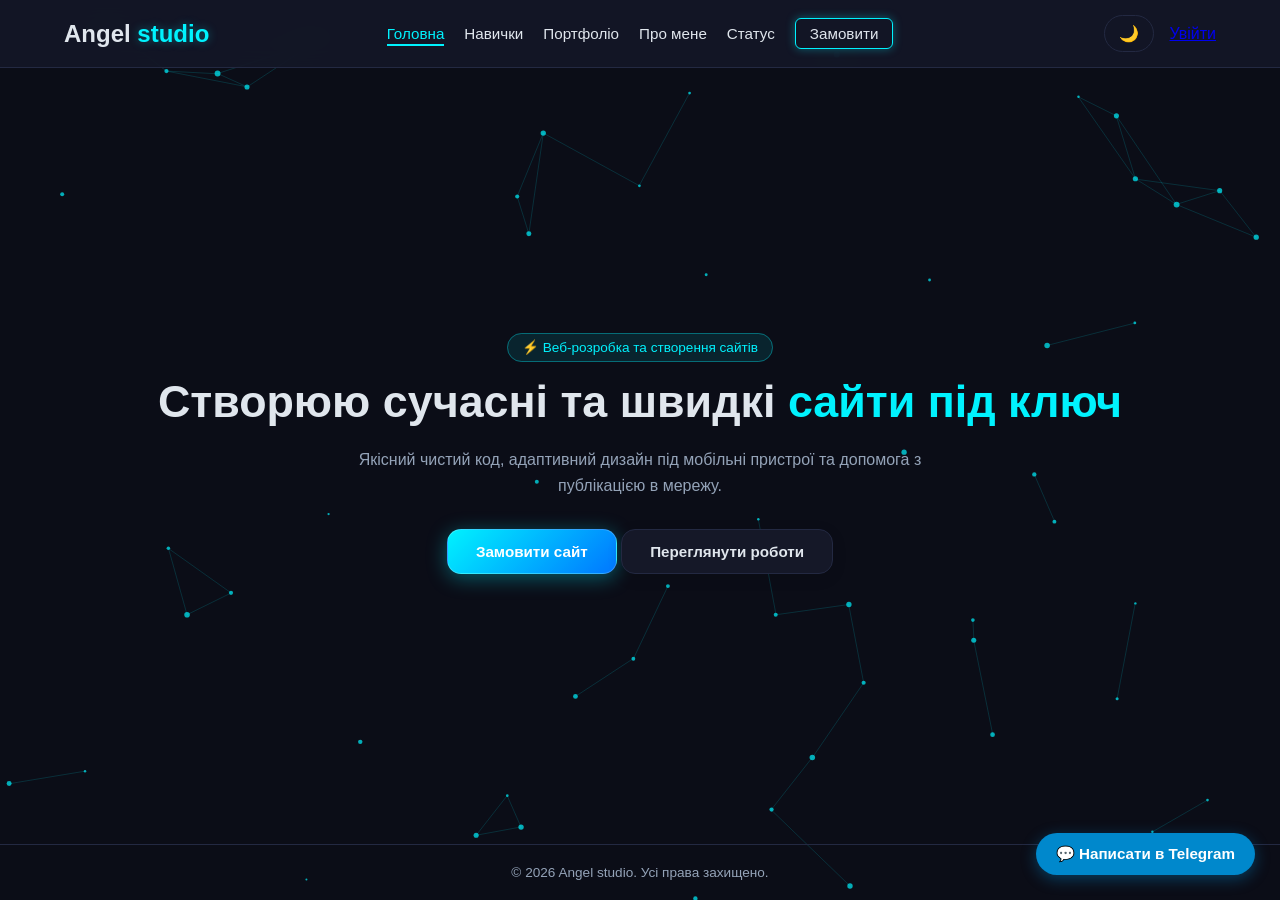
<file: index.html>
<!DOCTYPE html>
<html lang="uk">
<head>
    <meta charset="UTF-8">
    <meta name="viewport" content="width=device-width, initial-scale=1.0">
    <title>Angel studio — Головна</title>
    <link rel="stylesheet" href="style.css">
</head>
<body>

    <header class="navbar">
        <div class="logo">Angel <span>studio</span></div>
        <nav class="nav-links">
            <a href="index.html" class="active">Головна</a>
            <a href="skills.html">Навички</a>
            <a href="portfolio.html">Портфоліо</a>
            <a href="profile.html">Про мене</a>
            <a href="status.html">Статус</a>
            <a href="forma.html" class="btn-highlight">Замовити</a>
        </nav>
        <div class="nav-controls">
            <button id="theme-toggle" class="theme-toggle-btn" title="Змінити тему">🌙</button>
            <a href="#" id="admin-login-btn">Увійти</a>
        </div>
    </header>

    <main class="container hero">
        <div class="hero-content">
            <span class="badge">⚡ Веб-розробка та створення сайтів</span>
            <h1>Створюю сучасні та швидкі <span>сайти під ключ</span></h1>
            <p>Якісний чистий код, адаптивний дизайн під мобільні пристрої та допомога з публікацією в мережу.</p>
            <div class="hero-btns">
                <a href="forma.html" class="btn primary-btn">Замовити сайт</a>
                <a href="portfolio.html" class="btn secondary-btn">Переглянути роботи</a>
            </div>
        </div>
    </main>

    <!-- Плавающая кнопка Telegram -->
    <a href="https://t.me/AngelYT3" target="_blank" class="floating-contact-btn">
        💬 Написати в Telegram
    </a>

    <!-- Модальное окно входа -->
    <div id="login-modal" class="modal">
        <div class="modal-content">
            <span class="close-btn" id="close-modal">&times;</span>
            <h3>Вхід в аккаунт адміна</h3>
            <form id="admin-login-form">
                <div class="input-group">
                    <label for="admin-login">Логін</label>
                    <input type="text" id="admin-login" required placeholder="Введіть логін">
                </div>
                <div class="input-group" style="margin-top: 15px;">
                    <label for="admin-pass">Пароль</label>
                    <input type="password" id="admin-pass" required placeholder="Введіть пароль">
                </div>
                <button type="submit" class="btn primary-btn" style="width: 100%; margin-top: 15px;">Увійти</button>
                <p id="login-error" style="color: #f44336; margin-top: 10px; text-align: center; font-size: 0.9rem;"></p>
            </form>
        </div>
    </div>

    <!-- Админ-панель -->
    <div id="admin-panel-modal" class="modal">
        <div class="modal-content admin-modal-content">
            <span class="close-btn" id="close-admin-panel">&times;</span>
            <h3 style="margin-bottom: 15px;">Панель адміністратора — Замовлення</h3>
            <div style="display: flex; gap: 10px; margin-bottom: 15px;">
                <button id="clear-orders-btn" class="btn secondary-btn" style="border-color: #f44336; color: #f44336;">Очистити всі замовлення</button>
                <button id="logout-btn" class="btn secondary-btn">Вийти</button>
            </div>

            <div class="kanban-board">
                <div class="kanban-column">
                    <div class="kanban-column-title review">📋 Взяти на розгляд</div>
                    <div id="col-review"></div>
                </div>
                <div class="kanban-column">
                    <div class="kanban-column-title dev">⚙️ В розробку</div>
                    <div id="col-dev"></div>
                </div>
                <div class="kanban-column">
                    <div class="kanban-column-title done">✅ Завершено</div>
                    <div id="col-done"></div>
                </div>
            </div>
        </div>
    </div>

    <footer>
        <p>&copy; 2026 Angel studio. Усі права захищено.</p>
    </footer>

    <script src="scripts.js"></script>
</body>
</html>
</file>
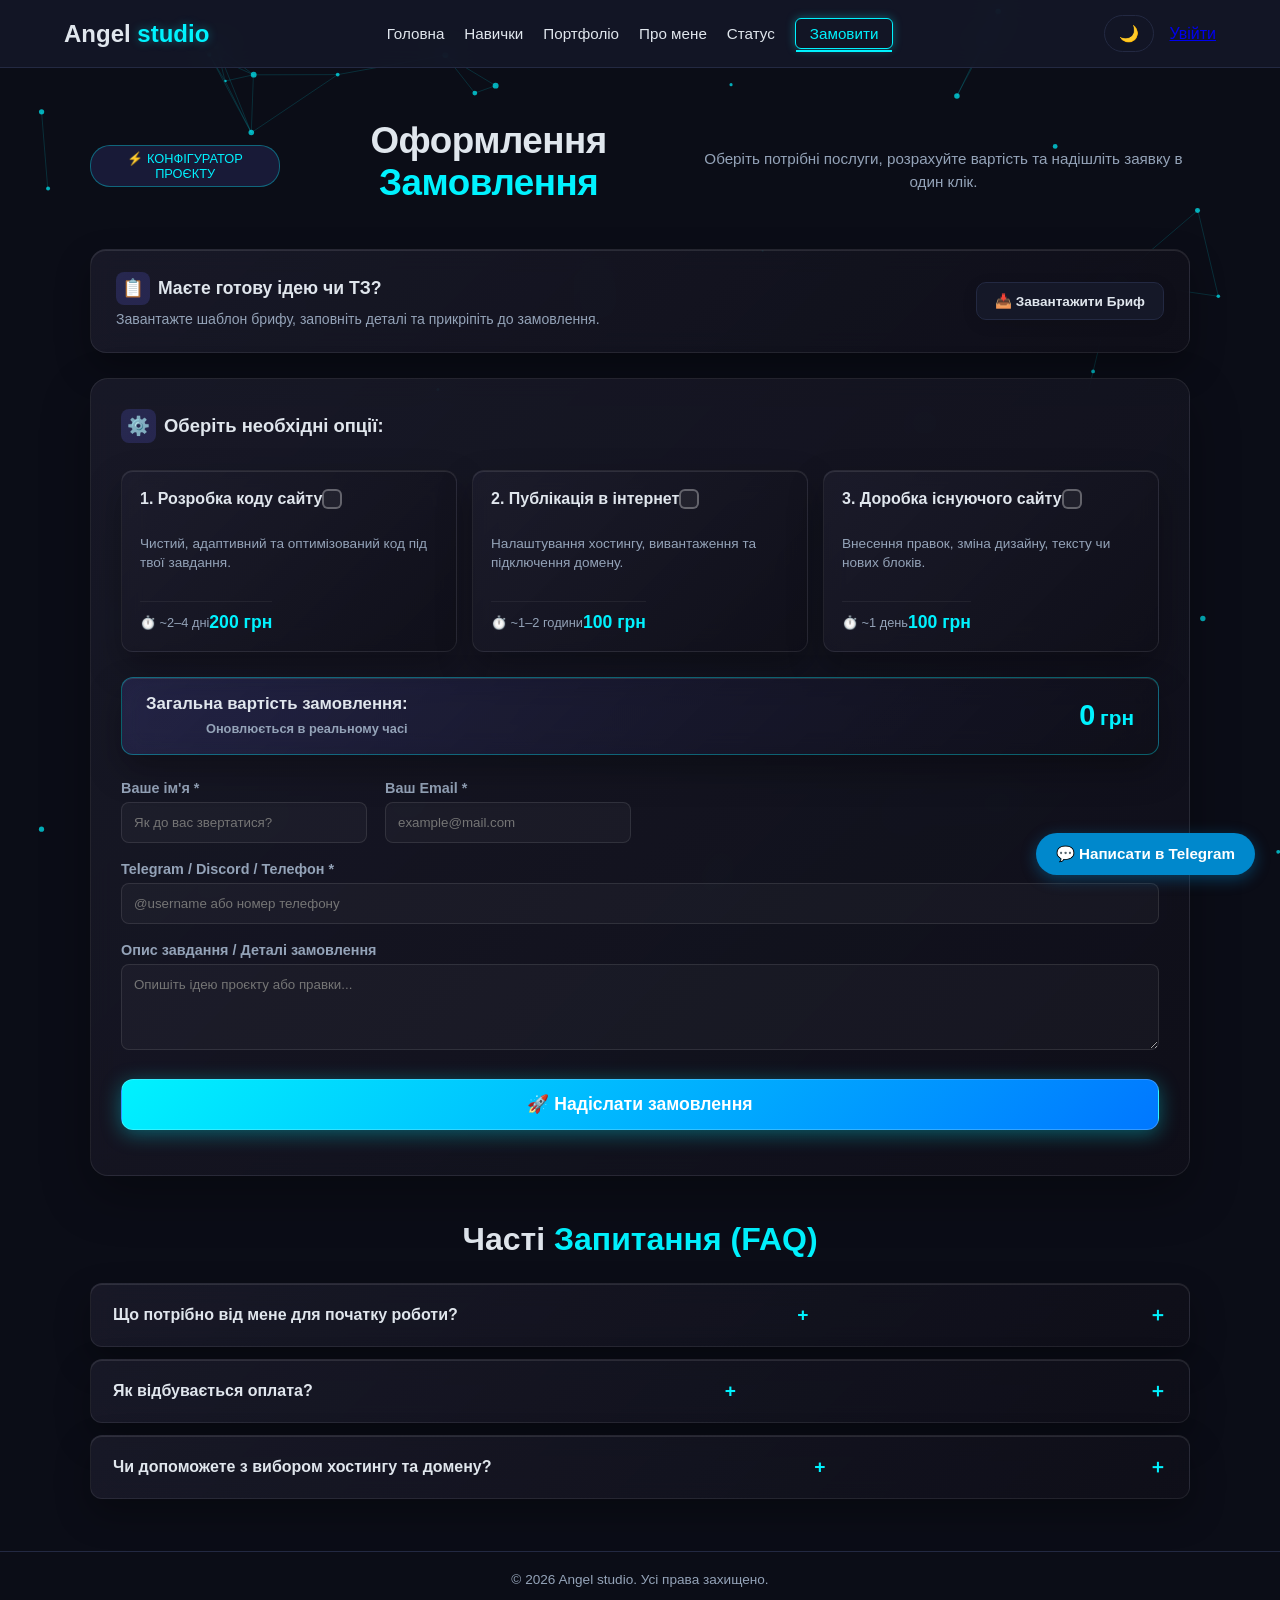
<file: forma.html>
<!DOCTYPE html>
<html lang="uk">
<head>
    <meta charset="UTF-8">
    <meta name="viewport" content="width=device-width, initial-scale=1.0">
    <title>Angel studio — Замовити сайт</title>
    <link rel="stylesheet" href="style.css">
    <style>
        /* Премиум-эффекты и кастомные элементы */
        .service-item {
            cursor: pointer;
            position: relative;
            overflow: hidden;
            display: flex;
            flex-direction: column;
            justify-content: space-between;
        }
        .service-item::after {
            content: '';
            position: absolute;
            top: 0; left: 0; width: 100%; height: 100%;
            background: radial-gradient(circle at var(--mouse-x, 50%) var(--mouse-y, 50%), rgba(99, 102, 241, 0.15), transparent 70%);
            opacity: 0;
            transition: opacity 0.3s;
            pointer-events: none;
        }
        .service-item:hover::after {
            opacity: 1;
        }
        
        .service-checkbox {
            position: absolute;
            opacity: 0;
            cursor: pointer;
        }
        
        .custom-checkbox {
            width: 20px;
            height: 20px;
            border: 2px solid rgba(255, 255, 255, 0.3);
            border-radius: 6px;
            background: rgba(255, 255, 255, 0.05);
            display: flex;
            align-items: center;
            justify-content: center;
            transition: all 0.2s ease;
            flex-shrink: 0;
        }
        
        .service-checkbox:checked ~ .service-header-content .custom-checkbox {
            background: var(--accent-color);
            border-color: var(--accent-color);
            box-shadow: 0 0 10px var(--accent-glow);
        }
        
        .custom-checkbox::after {
            content: '✓';
            color: #fff;
            font-size: 12px;
            font-weight: bold;
            display: none;
        }

        .service-checkbox:checked ~ .service-header-content .custom-checkbox::after {
            display: block;
        }

        .cyber-card {
            background: linear-gradient(135deg, rgba(30, 30, 46, 0.7), rgba(15, 15, 25, 0.9));
            backdrop-filter: blur(12px);
            border: 1px solid rgba(255, 255, 255, 0.08);
            box-shadow: 0 15px 35px rgba(0, 0, 0, 0.3), inset 0 1px 0 rgba(255, 255, 255, 0.1);
        }
        .cyber-card:hover {
            border-color: var(--accent-color);
            box-shadow: 0 20px 40px rgba(99, 102, 241, 0.2), inset 0 1px 0 rgba(255, 255, 255, 0.2);
        }

        /* Аккуратный стиль для FAQ */
        .faq-question {
            width: 100%;
            text-align: left;
            padding: 18px 22px;
            background: transparent;
            border: none;
            color: inherit;
            font-size: 1rem;
            font-weight: 600;
            cursor: pointer;
            display: flex;
            justify-content: space-between;
            align-items: center;
            gap: 15px;
        }
        .faq-icon {
            font-size: 1.2rem;
            color: var(--accent-color);
            font-weight: bold;
            transition: transform 0.3s ease;
            flex-shrink: 0;
        }
        .faq-answer {
            padding: 0 22px 18px 22px;
            color: var(--text-dim);
            line-height: 1.5;
            font-size: 0.9rem;
            display: none;
        }
        .faq-item.active .faq-answer {
            display: block;
        }
        .faq-item.active .faq-icon {
            transform: rotate(45deg);
        }
    </style>
</head>
<body>

    <header class="navbar">
        <div class="logo">Angel <span>studio</span></div>
        <nav class="nav-links">
            <a href="index.html">Головна</a>
            <a href="skills.html">Навички</a>
            <a href="portfolio.html">Портфоліо</a>
            <a href="profile.html">Про мене</a>
            <a href="status.html">Статус</a>
            <a href="forma.html" class="active btn-highlight">Замовити</a>
        </nav>
        <div class="nav-controls">
            <button id="theme-toggle" class="theme-toggle-btn" title="Змінити тему">🌙</button>
            <a href="#" id="admin-login-btn">Увійти</a>
        </div>
    </header>

    <main class="container">
        <!-- Шапка раздела -->
        <div class="hero" style="min-height: auto; margin-bottom: 25px; text-align: center;">
            <span class="badge" style="background: rgba(99, 102, 241, 0.15); color: var(--accent-color); border: 1px solid var(--accent-glow); padding: 5px 14px; border-radius: 20px; font-size: 0.8rem;">⚡ КОНФІГУРАТОР ПРОЄКТУ</span>
            <h1 style="font-size: 2.3rem; margin-top: 12px; letter-spacing: -0.5px;">Оформлення <span>Замовлення</span></h1>
            <p style="color: var(--text-dim); font-size: 0.95rem; max-width: 550px; margin: 10px auto 0 auto; line-height: 1.5;">
                Оберіть потрібні послуги, розрахуйте вартість та надішліть заявку в один клік.
            </p>
        </div>

        <!-- Бриф / ТЗ -->
        <div class="cyber-card" style="display: flex; justify-content: space-between; align-items: center; flex-wrap: wrap; gap: 15px; border-radius: 16px; padding: 22px 25px; margin-bottom: 25px;">
            <div style="flex: 1; min-width: 240px;">
                <h3 style="display: flex; align-items: center; gap: 8px; font-size: 1.1rem; color: var(--text-color);">
                    <span style="background: rgba(99,102,241,0.2); padding: 6px; border-radius: 8px;">📋</span> Маєте готову ідею чи ТЗ?
                </h3>
                <p style="color: var(--text-dim); margin: 5px 0 0 0; font-size: 0.88rem; line-height: 1.4;">
                    Завантажте шаблон брифу, заповніть деталі та прикріпіть до замовлення.
                </p>
            </div>
            <a href="data:text/plain;charset=utf-8,%EF%BB%BF%D0%91%D0%A0%D0%98%D0%A4%20%D0%BD%D0%B0%20%D0%A0%D0%9E%D0%97%D0%A0%D0%9E%D0%91%D0%9A%D0%A3%20%D0%A1%D0%90%D0%99%D0%A2%D0%A3%0A%0A1.%20%D0%9D%D0%B0%D0%B7%D0%B2%D0%B0%20%D0%BF%D1%80%D0%BE%D1%94%D0%BA%D1%82%D1%83%3A%0A2.%20%D0%A6%D1%96%D0%BB%D1%8C%20%D1%81%D0%B0%D0%B9%D1%82%D1%83%3A%0A3.%20%D0%9F%D1%80%D0%B8%D0%BA%D0%BB%D0%B0%D0%B4%D0%B8%20(Референси)%3A%0A4.%20%D0%91%D0%B0%D0%B6%D0%B0%D0%BD%D1%96%20функції%3A" download="Brief_Angel_Studio.txt" class="btn secondary-btn" style="padding: 10px 18px; font-size: 0.85rem; white-space: nowrap; border-radius: 10px;">
                📥 Завантажити Бриф
            </a>
        </div>

        <form id="my-form" action="https://formspree.io/f/xoevkgla" method="POST" class="order-form cyber-card" style="border-radius: 18px; padding: 30px; box-shadow: 0 20px 50px rgba(0,0,0,0.3);">
            
            <!-- Сетка выбора услуг -->
            <div class="services-selection" style="margin-bottom: 25px;">
                <h3 style="font-size: 1.15rem; margin-bottom: 15px; display: flex; align-items: center; gap: 8px;">
                    <span style="background: rgba(99,102,241,0.2); padding: 6px; border-radius: 8px;">⚙️</span> Оберіть необхідні опції:
                </h3>
                
                <div style="display: grid; grid-template-columns: repeat(auto-fit, minmax(260px, 1fr)); gap: 15px;">
                    
                    <label class="service-item cyber-card" style="border-radius: 12px; padding: 18px; transition: all 0.3s ease;">
                        <input type="checkbox" name="services[]" value="Розробка коду (200 грн)" data-price="200" id="srv1" class="service-checkbox">
                        <div class="service-header-content" style="display: flex; align-items: center; justify-content: space-between; margin-bottom: 10px;">
                            <strong style="font-size: 1rem; color: var(--text-color);">1. Розробка коду сайту</strong>
                            <div class="custom-checkbox"></div>
                        </div>
                        <p style="color: var(--text-dim); font-size: 0.85rem; line-height: 1.4; margin-bottom: 14px;">Чистий, адаптивний та оптимізований код під твої завдання.</p>
                        <div style="display: flex; justify-content: space-between; align-items: center; border-top: 1px solid rgba(255,255,255,0.06); padding-top: 10px;">
                            <span class="service-time" style="font-size: 0.8rem; color: var(--text-dim);">⏱️ ~2–4 дні</span>
                            <span style="font-weight: 800; font-size: 1.1rem; color: var(--accent-color);">200 грн</span>
                        </div>
                    </label>

                    <label class="service-item cyber-card" style="border-radius: 12px; padding: 18px; transition: all 0.3s ease;">
                        <input type="checkbox" name="services[]" value="Публікація сайту (100 грн)" data-price="100" id="srv2" class="service-checkbox">
                        <div class="service-header-content" style="display: flex; align-items: center; justify-content: space-between; margin-bottom: 10px;">
                            <strong style="font-size: 1rem; color: var(--text-color);">2. Публікація в інтернет</strong>
                            <div class="custom-checkbox"></div>
                        </div>
                        <p style="color: var(--text-dim); font-size: 0.85rem; line-height: 1.4; margin-bottom: 14px;">Налаштування хостингу, вивантаження та підключення домену.</p>
                        <div style="display: flex; justify-content: space-between; align-items: center; border-top: 1px solid rgba(255,255,255,0.06); padding-top: 10px;">
                            <span class="service-time" style="font-size: 0.8rem; color: var(--text-dim);">⏱️ ~1–2 години</span>
                            <span style="font-weight: 800; font-size: 1.1rem; color: var(--accent-color);">100 грн</span>
                        </div>
                    </label>

                    <label class="service-item cyber-card" style="border-radius: 12px; padding: 18px; transition: all 0.3s ease;">
                        <input type="checkbox" name="services[]" value="Доробка / зміна сайту (100 грн)" data-price="100" id="srv3" class="service-checkbox">
                        <div class="service-header-content" style="display: flex; align-items: center; justify-content: space-between; margin-bottom: 10px;">
                            <strong style="font-size: 1rem; color: var(--text-color);">3. Доробка існуючого сайту</strong>
                            <div class="custom-checkbox"></div>
                        </div>
                        <p style="color: var(--text-dim); font-size: 0.85rem; line-height: 1.4; margin-bottom: 14px;">Внесення правок, зміна дизайну, тексту чи нових блоків.</p>
                        <div style="display: flex; justify-content: space-between; align-items: center; border-top: 1px solid rgba(255,255,255,0.06); padding-top: 10px;">
                            <span class="service-time" style="font-size: 0.8rem; color: var(--text-dim);">⏱️ ~1 день</span>
                            <span style="font-weight: 800; font-size: 1.1rem; color: var(--accent-color);">100 грн</span>
                        </div>
                    </label>

                </div>
            </div>

            <!-- Итоговая стоимость -->
            <div class="total-price-box cyber-card" style="display: flex; justify-content: space-between; align-items: center; border-radius: 12px; padding: 16px 24px; margin-bottom: 25px; background: linear-gradient(135deg, rgba(99,102,241,0.15), rgba(15,15,25,0.8)); border: 1px solid var(--accent-glow);">
                <div>
                    <span style="font-size: 1.05rem; font-weight: 600; display: block;">Загальна вартість замовлення:</span>
                    <span style="font-size: 0.8rem; color: var(--text-dim);">Оновлюється в реальному часі</span>
                </div>
                <div style="text-align: right;">
                    <span id="total-price" style="font-size: 1.8rem; font-weight: 900; letter-spacing: -1px;">0</span> 
                    <span style="font-size: 1.3rem; font-weight: 800; color: var(--accent-color);">грн</span>
                </div>
                <input type="hidden" name="total_price" id="total-price-input" value="0 грн">
            </div>

            <!-- Поля ввода формы -->
            <div class="form-inputs" style="display: grid; grid-template-columns: repeat(auto-fit, minmax(240px, 1fr)); gap: 18px; margin-bottom: 20px;">
                <div class="input-group">
                    <label for="name" style="font-size: 0.9rem; font-weight: 600; margin-bottom: 6px; display: block;">Ваше ім'я *</label>
                    <input type="text" id="name" name="name" placeholder="Як до вас звертатися?" required style="border-radius: 8px; padding: 12px; background: rgba(255,255,255,0.03); border: 1px solid rgba(255,255,255,0.1); color: inherit; width: 100%;">
                </div>

                <div class="input-group">
                    <label for="email" style="font-size: 0.9rem; font-weight: 600; margin-bottom: 6px; display: block;">Ваш Email *</label>
                    <input type="email" id="email" name="email" placeholder="example@mail.com" required style="border-radius: 8px; padding: 12px; background: rgba(255,255,255,0.03); border: 1px solid rgba(255,255,255,0.1); color: inherit; width: 100%;">
                </div>

                <div class="input-group" style="grid-column: 1 / -1;">
                    <label for="contact" style="font-size: 0.9rem; font-weight: 600; margin-bottom: 6px; display: block;">Telegram / Discord / Телефон *</label>
                    <input type="text" id="contact" name="contact" placeholder="@username або номер телефону" required style="border-radius: 8px; padding: 12px; background: rgba(255,255,255,0.03); border: 1px solid rgba(255,255,255,0.1); color: inherit; width: 100%;">
                </div>

                <div class="input-group" style="grid-column: 1 / -1;">
                    <label for="details" style="font-size: 0.9rem; font-weight: 600; margin-bottom: 6px; display: block;">Опис завдання / Деталі замовлення</label>
                    <textarea id="details" name="details" rows="4" placeholder="Опишіть ідею проєкту або правки..." style="border-radius: 8px; padding: 12px; background: rgba(255,255,255,0.03); border: 1px solid rgba(255,255,255,0.1); color: inherit; width: 100%; resize: vertical;"></textarea>
                </div>
            </div>

            <button type="submit" id="submit-btn" class="btn primary-btn btn-pulse" style="width:100%; margin-top:5px; font-size:1.1rem; padding: 14px; border-radius: 12px; font-weight: 700;">🚀 Надіслати замовлення</button>
            <p id="form-status" style="margin-top: 15px; text-align: center; font-weight: bold;"></p>
        </form>

        <!-- Раздел FAQ (Исправленный) -->
        <section class="faq-section" style="margin-top: 45px;">
            <h2 class="section-title" style="text-align: center; margin-bottom: 25px;">Часті <span>Запитання (FAQ)</span></h2>
            
            <div class="cyber-card faq-item" style="border-radius: 12px; margin-bottom: 12px; overflow: hidden;">
                <button class="faq-question">
                    <span>Що потрібно від мене для початку роботи?</span>
                    <span class="faq-icon">+</span>
                </button>
                <div class="faq-answer">
                    Опишіть ідею в довільній формі, наведіть приклади сайтів або скачайте бриф вище.
                </div>
            </div>

            <div class="cyber-card faq-item" style="border-radius: 12px; margin-bottom: 12px; overflow: hidden;">
                <button class="faq-question">
                    <span>Як відбувається оплата?</span>
                    <span class="faq-icon">+</span>
                </button>
                <div class="faq-answer">
                    Оплата після узгодження деталей завдання зручним способом (карта українського банку або крипта).
                </div>
            </div>

            <div class="cyber-card faq-item" style="border-radius: 12px; margin-bottom: 12px; overflow: hidden;">
                <button class="faq-question">
                    <span>Чи допоможете з вибором хостингу та домену?</span>
                    <span class="faq-icon">+</span>
                </button>
                <div class="faq-answer">
                    Звісно! Допоможу обрати найкращий хостинг, зареєструвати домен та підключити SSL-сертифікат.
                </div>
            </div>
        </section>
    </main>

    <!-- Плавающая кнопка Telegram -->
    <a href="https://t.me/AngelYT3" target="_blank" class="floating-contact-btn">
        💬 Написати в Telegram
    </a>

    <!-- Модальное окно входа -->
    <div id="login-modal" class="modal">
        <div class="modal-content cyber-card" style="border-radius: 16px;">
            <span class="close-btn" id="close-modal">&times;</span>
            <h3 style="margin-bottom: 15px;">Вхід в аккаунт адміна</h3>
            <form id="admin-login-form">
                <div class="input-group">
                    <label for="admin-login">Логін</label>
                    <input type="text" id="admin-login" required placeholder="Логін" style="padding: 10px; border-radius: 6px; width: 100%; background: rgba(255,255,255,0.03); border: 1px solid rgba(255,255,255,0.1); color: inherit; margin-top: 5px;">
                </div>
                <div class="input-group" style="margin-top: 12px;">
                    <label for="admin-pass">Пароль</label>
                    <input type="password" id="admin-pass" required placeholder="Пароль" style="padding: 10px; border-radius: 6px; width: 100%; background: rgba(255,255,255,0.03); border: 1px solid rgba(255,255,255,0.1); color: inherit; margin-top: 5px;">
                </div>
                <button type="submit" class="btn primary-btn" style="width: 100%; margin-top: 15px; padding: 10px; border-radius: 8px;">Увійти</button>
                <p id="login-error" style="color: #f44336; margin-top: 10px; text-align: center; font-size: 0.85rem;"></p>
            </form>
        </div>
    </div>

    <!-- Админ-панель -->
    <div id="admin-panel-modal" class="modal">
        <div class="modal-content admin-modal-content cyber-card" style="border-radius: 16px;">
            <span class="close-btn" id="close-admin-panel">&times;</span>
            <h3 style="margin-bottom: 12px;">Панель адміністратора — Замовлення</h3>
            <div style="display: flex; gap: 10px; margin-bottom: 12px;">
                <button id="clear-orders-btn" class="btn secondary-btn" style="border-color: #f44336; color: #f44336;">Очистити всі</button>
                <button id="logout-btn" class="btn secondary-btn">Вийти</button>
            </div>

            <div class="kanban-board">
                <div class="kanban-column">
                    <div class="kanban-column-title review">📋 Розгляд</div>
                    <div id="col-review"></div>
                </div>
                <div class="kanban-column">
                    <div class="kanban-column-title dev">⚙️ В розробці</div>
                    <div id="col-dev"></div>
                </div>
                <div class="kanban-column">
                    <div class="kanban-column-title done">✅ Готово</div>
                    <div id="col-done"></div>
                </div>
            </div>
        </div>
    </div>

    <footer>
        <p>&copy; 2026 Angel studio. Усі права захищено.</p>
    </footer>

    <script src="scripts.js"></script>
    <script>
        // Эффект подсветки карточек за курсором
        document.querySelectorAll('.service-item').forEach(card => {
            card.addEventListener('mousemove', e => {
                const rect = card.getBoundingClientRect();
                const x = ((e.clientX - rect.left) / card.clientWidth) * 100;
                const y = ((e.clientY - rect.top) / card.clientHeight) * 100;
                card.style.setProperty('--mouse-x', `${x}%`);
                card.style.setProperty('--mouse-y', `${y}%`);
            });
        });

        // Интерактив для FAQ (аккордеон)
        document.querySelectorAll('.faq-question').forEach(btn => {
            btn.addEventListener('click', () => {
                const item = btn.parentElement;
                item.classList.toggle('active');
            });
        });
    </script>
</body>
</html>
</file>
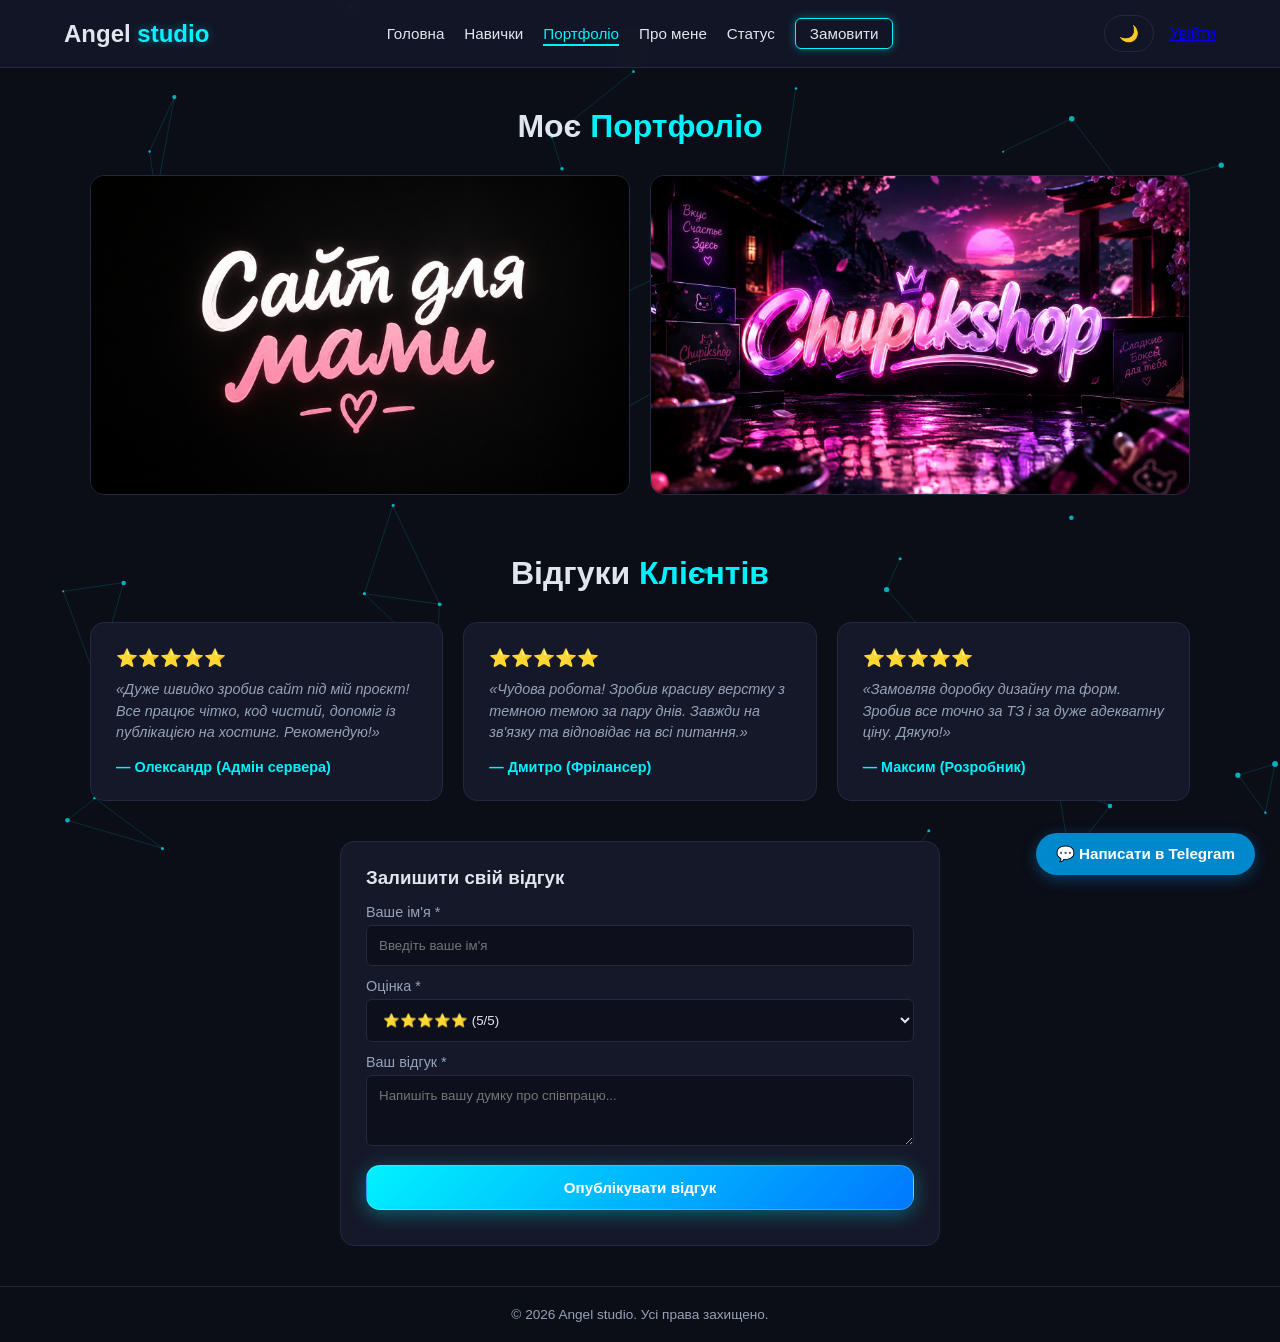
<file: portfolio.html>
<!DOCTYPE html>
<html lang="uk">
<head>
    <meta charset="UTF-8">
    <meta name="viewport" content="width=device-width, initial-scale=1.0">
    <title>Angel studio — Портфоліо та Відгуки</title>
    <link rel="stylesheet" href="style.css">
</head>
<body>

    <header class="navbar">
        <div class="logo">Angel <span>studio</span></div>
        <nav class="nav-links">
            <a href="index.html">Головна</a>
            <a href="skills.html">Навички</a>
            <a href="portfolio.html" class="active">Портфоліо</a>
            <a href="profile.html">Про мене</a>
            <a href="status.html">Статус</a>
            <a href="forma.html" class="btn-highlight">Замовити</a>
        </nav>
        <div class="nav-controls">
            <button id="theme-toggle" class="theme-toggle-btn" title="Змінити тему">🌙</button>
            <a href="#" id="admin-login-btn">Увійти</a>
        </div>
    </header>

    <main class="container">
        <h2 class="section-title">Моє <span>Портфоліо</span></h2>
        
        <div class="portfolio-grid">
            
            <!-- Карточка 1: Сайт для мамы -->
            <div class="flip-card">
                <div class="flip-card-inner">
                    <div class="flip-card-front">
                        <img src="png.png" alt="Сайт для мами" class="portfolio-img">
                    </div>
                    <div class="flip-card-back">
                        <h3>Сайт для мами</h3>
                        <p>Інтерактивний сервіс послуг та замовлень із підтримкою сповіщень у Telegram.</p>
                        <a href="https://kerdman385-svg.github.io/poslygi/" target="_blank" class="btn primary-btn">🚀 Відвідати</a>
                    </div>
                </div>
            </div>

            <!-- Карточка 2: Chupikshop -->
            <div class="flip-card">
                <div class="flip-card-inner">
                    <div class="flip-card-front">
                        <img src="png2.png" alt="Chupikshop" class="portfolio-img">
                    </div>
                    <div class="flip-card-back">
                        <h3>Chupikshop</h3>
                        <p>Інтернет-магазин солодощів та подарункових боксів.</p>
                        <a href="https://kerdman385-svg.github.io/Chupikshop/" target="_blank" class="btn primary-btn">🚀 Відвідати</a>
                    </div>
                </div>
            </div>

        </div>

        <!-- Раздел Отзывов -->
        <section style="margin-top: 60px;">
            <h2 class="section-title">Відгуки <span>Клієнтів</span></h2>
            
            <div id="reviews-list" class="reviews-grid"></div>

            <!-- Форма оставления отзыва -->
            <div class="order-form" style="margin-top: 40px; max-width: 600px; margin-left: auto; margin-right: auto;">
                <h3>Залишити свій відгук</h3>
                <form id="review-form" style="margin-top: 15px;">
                    <div class="input-group">
                        <label for="review-name">Ваше ім'я *</label>
                        <input type="text" id="review-name" placeholder="Введіть ваше ім'я" required>
                    </div>
                    
                    <div class="input-group" style="margin-top: 12px;">
                        <label for="review-rating">Оцінка *</label>
                        <select id="review-rating" style="width: 100%; padding: 12px; background: var(--input-bg); border: 1px solid var(--border-color); border-radius: 6px; color: var(--text-color);" required>
                            <option value="5">⭐⭐⭐⭐⭐ (5/5)</option>
                            <option value="4">⭐⭐⭐⭐ (4/5)</option>
                            <option value="3">⭐⭐⭐ (3/5)</option>
                            <option value="2">⭐⭐ (2/5)</option>
                            <option value="1">⭐ (1/5)</option>
                        </select>
                    </div>

                    <div class="input-group" style="margin-top: 12px;">
                        <label for="review-text">Ваш відгук *</label>
                        <textarea id="review-text" rows="3" placeholder="Напишіть вашу думку про співпрацю..." required></textarea>
                    </div>

                    <button type="submit" class="btn primary-btn" style="width: 100%; margin-top: 15px;">Опублікувати відгук</button>
                    <p id="review-status" style="margin-top: 10px; text-align: center; font-weight: bold;"></p>
                </form>
            </div>
        </section>
    </main>

    <!-- Плавающая кнопка Telegram -->
    <a href="https://t.me/AngelYT3" target="_blank" class="floating-contact-btn">
        💬 Написати в Telegram
    </a>

    <!-- Модальное окно входа -->
    <div id="login-modal" class="modal">
        <div class="modal-content">
            <span class="close-btn" id="close-modal">&times;</span>
            <h3>Вхід в акаунт адміна</h3>
            <form id="admin-login-form">
                <div class="input-group">
                    <label for="admin-login">Логін</label>
                    <input type="text" id="admin-login" required placeholder="Введіть логін">
                </div>
                <div class="input-group" style="margin-top: 15px;">
                    <label for="admin-pass">Пароль</label>
                    <input type="password" id="admin-pass" required placeholder="Введіть пароль">
                </div>
                <button type="submit" class="btn primary-btn" style="width: 100%; margin-top: 15px;">Увійти</button>
                <p id="login-error" style="color: #f44336; margin-top: 10px; text-align: center; font-size: 0.9rem;"></p>
            </form>
        </div>
    </div>

    <!-- Админ-панель -->
    <div id="admin-panel-modal" class="modal">
        <div class="modal-content admin-modal-content">
            <span class="close-btn" id="close-admin-panel">&times;</span>
            <h3 style="margin-bottom: 15px;">Панель адміністратора — Замовлення</h3>
            <div style="display: flex; gap: 10px; margin-bottom: 15px;">
                <button id="clear-orders-btn" class="btn secondary-btn" style="border-color: #f44336; color: #f44336;">Очистити всі замовлення</button>
                <button id="logout-btn" class="btn secondary-btn">Вийти</button>
            </div>

            <div class="kanban-board">
                <div class="kanban-column">
                    <div class="kanban-column-title review">📋 Взяти на розгляд</div>
                    <div id="col-review"></div>
                </div>
                <div class="kanban-column">
                    <div class="kanban-column-title dev">⚙️ В розробку</div>
                    <div id="col-dev"></div>
                </div>
                <div class="kanban-column">
                    <div class="kanban-column-title done">✅ Завершено</div>
                    <div id="col-done"></div>
                </div>
            </div>
            
            <h4 style="margin-top: 25px; margin-bottom: 10px;">Керування відгуками:</h4>
            <div id="admin-reviews-list"></div>
        </div>
    </div>

    <footer>
        <p>&copy; 2026 Angel studio. Усі права захищено.</p>
    </footer>

    <script src="scripts.js"></script>
</body>
</html>
</file>
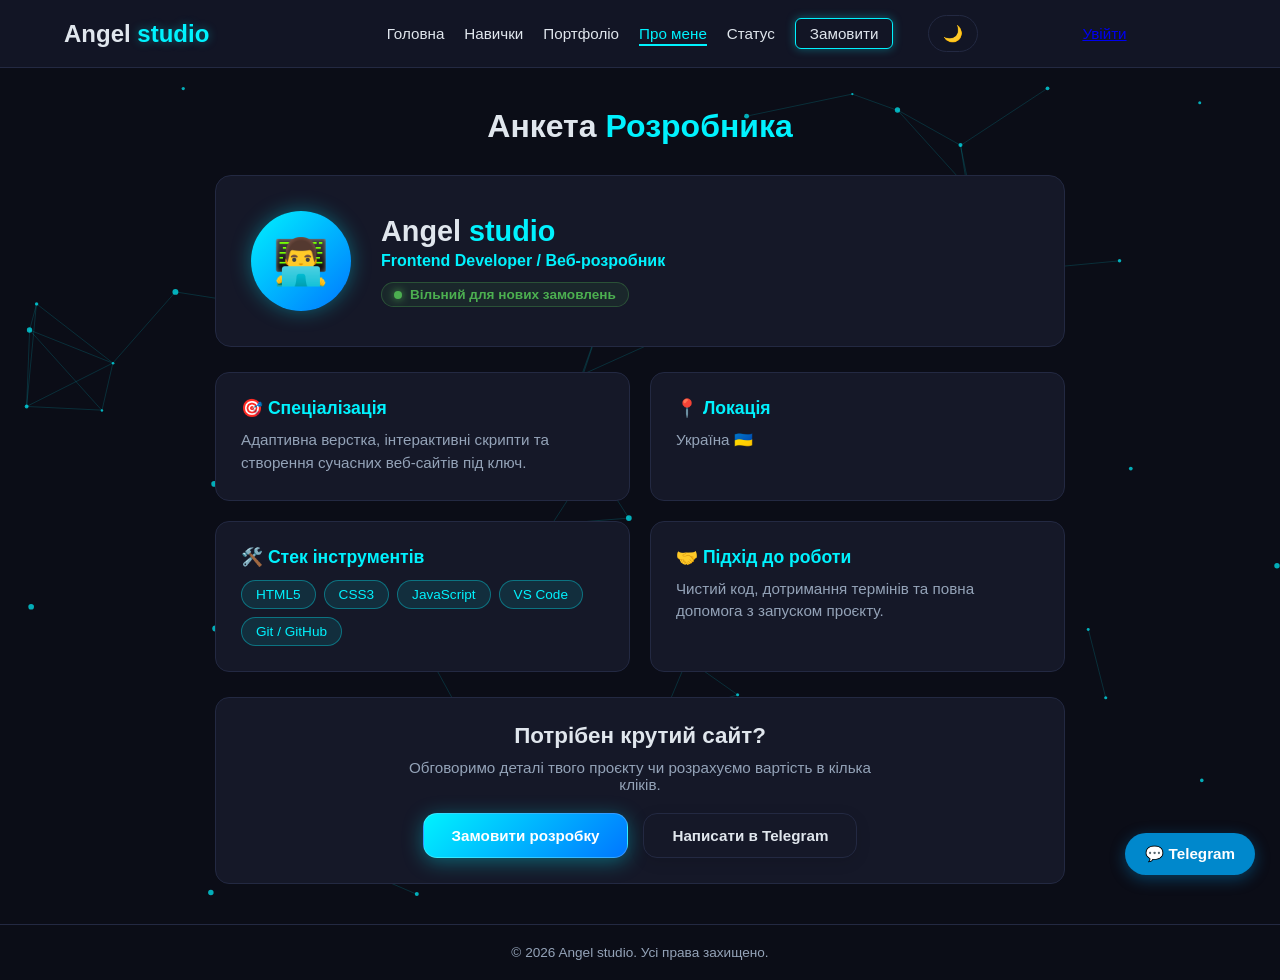
<file: profile.html>
<!DOCTYPE html>
<html lang="uk">
<head>
    <meta charset="UTF-8">
    <meta name="viewport" content="width=device-width, initial-scale=1.0">
    <title>Angel studio — Про мене</title>
    <link rel="stylesheet" href="style.css">
</head>
<body>

    <!-- Навигация -->
    <header class="navbar">
        <div class="logo">Angel <span>studio</span></div>
        <nav class="nav-links">
            <a href="index.html">Головна</a>
            <a href="skills.html">Навички</a>
            <a href="portfolio.html">Портфоліо</a>
            <a href="profile.html" class="active">Про мене</a>
            <a href="status.html">Статус</a>
            <a href="forma.html" class="btn-highlight">Замовити</a>
        </nav>
        <div class="nav-controls">
            <button id="theme-toggle" class="theme-toggle-btn" title="Змінити тему">🌙</button>
            <a href="#" id="admin-login-btn" class="nav-links" style="font-size: 0.95rem;">Увійти</a>
        </div>
    </header>

    <!-- Основной контент -->
    <main class="container">
        <h2 class="section-title">Анкета <span>Розробника</span></h2>

        <div class="profile-card-wrapper">
            
            <!-- Шапка профиля -->
            <div class="profile-header-card">
                <div class="profile-avatar">👨‍💻</div>
                <div class="profile-title-box">
                    <h3>Angel <span>studio</span></h3>
                    <div class="profile-role">Frontend Developer / Веб-розробник</div>
                    <div class="status-indicator">
                        <span class="status-dot"></span>
                        Вільний для нових замовлень
                    </div>
                </div>
            </div>

            <!-- Сетка с информацией по карточкам -->
            <div class="skills-grid">
                
                <div class="skill-card">
                    <h4 style="color: var(--accent-color); margin-bottom: 10px; font-size: 1.1rem;">🎯 Спеціалізація</h4>
                    <p style="color: var(--text-dim); font-size: 0.95rem; line-height: 1.5;">Адаптивна верстка, інтерактивні скрипти та створення сучасних веб-сайтів під ключ.</p>
                </div>

                <div class="skill-card">
                    <h4 style="color: var(--accent-color); margin-bottom: 10px; font-size: 1.1rem;">📍 Локація</h4>
                    <p style="color: var(--text-dim); font-size: 0.95rem; line-height: 1.5;">Україна 🇺🇦</p>
                </div>

                <div class="skill-card">
                    <h4 style="color: var(--accent-color); margin-bottom: 10px; font-size: 1.1rem;">🛠️ Стек інструментів</h4>
                    <div style="display: flex; flex-wrap: wrap; gap: 8px; margin-top: 12px;">
                        <span class="badge">HTML5</span>
                        <span class="badge">CSS3</span>
                        <span class="badge">JavaScript</span>
                        <span class="badge">VS Code</span>
                        <span class="badge">Git / GitHub</span>
                    </div>
                </div>

                <div class="skill-card">
                    <h4 style="color: var(--accent-color); margin-bottom: 10px; font-size: 1.1rem;">🤝 Підхід до роботи</h4>
                    <p style="color: var(--text-dim); font-size: 0.95rem; line-height: 1.5;">Чистий код, дотримання термінів та повна допомога з запуском проєкту.</p>
                </div>

            </div>

            <!-- Блок призыва к действию -->
            <div class="skill-card" style="text-align: center;">
                <h3 style="margin-bottom: 10px; font-size: 1.4rem;">Потрібен крутий сайт?</h3>
                <p style="color: var(--text-dim); margin-bottom: 20px; font-size: 0.95rem; max-width: 500px; margin-left: auto; margin-right: auto;">
                    Обговоримо деталі твого проєкту чи розрахуємо вартість в кілька кліків.
                </p>
                <div style="display: flex; gap: 15px; justify-content: center; flex-wrap: wrap;">
                    <a href="forma.html" class="btn primary-btn btn-pulse">Замовити розробку</a>
                    <a href="https://t.me/AngelYT3" target="_blank" class="btn secondary-btn">Написати в Telegram</a>
                </div>
            </div>

        </div>
    </main>

    <!-- Плавающая кнопка Telegram -->
    <a href="https://t.me/AngelYT3" target="_blank" class="floating-contact-btn">
        💬 Telegram
    </a>

    <!-- Модальное окно входа -->
    <div id="login-modal" class="modal">
        <div class="modal-content">
            <span class="close-btn" id="close-modal">&times;</span>
            <h3 style="margin-bottom: 20px;">Вхід адміністратора</h3>
            <form id="admin-login-form">
                <div class="input-group" style="margin-bottom: 15px;">
                    <label for="admin-login">Логін</label>
                    <input type="text" id="admin-login" required placeholder="Введіть логін">
                </div>
                <div class="input-group">
                    <label for="admin-pass">Пароль</label>
                    <input type="password" id="admin-pass" required placeholder="Введіть пароль">
                </div>
                <button type="submit" class="btn primary-btn" style="width: 100%; margin-top: 20px;">Увійти</button>
                <p id="login-error" style="color: #f44336; margin-top: 10px; text-align: center; font-size: 0.9rem;"></p>
            </form>
        </div>
    </div>

    <!-- Админ-панель (модальное окно) -->
    <div id="admin-panel-modal" class="modal">
        <div class="modal-content admin-modal-content">
            <span class="close-btn" id="close-admin-panel">&times;</span>
            <h3 style="margin-bottom: 15px;">Панель адміністратора — Замовлення</h3>
            <div style="display: flex; gap: 10px; margin-bottom: 15px;">
                <button id="clear-orders-btn" class="btn secondary-btn" style="border-color: #f44336; color: #f44336;">Очистити всі замовлення</button>
                <button id="logout-btn" class="btn secondary-btn">Вийти</button>
            </div>

            <div class="kanban-board">
                <div class="kanban-column">
                    <div class="kanban-column-title review">📋 Взяти на розгляд</div>
                    <div id="col-review"></div>
                </div>
                <div class="kanban-column">
                    <div class="kanban-column-title dev">⚙️ В розробку</div>
                    <div id="col-dev"></div>
                </div>
                <div class="kanban-column">
                    <div class="kanban-column-title done">✅ Завершено</div>
                    <div id="col-done"></div>
                </div>
            </div>
        </div>
    </div>

    <!-- Контейнер для уведомлений (Toast) -->
    <div id="toast-container"></div>

    <footer>
        <p>&copy; 2026 Angel studio. Усі права захищено.</p>
    </footer>

    <!-- Скрипты сайта -->
    <script src="scripts.js"></script>
</body>
</html>
</file>
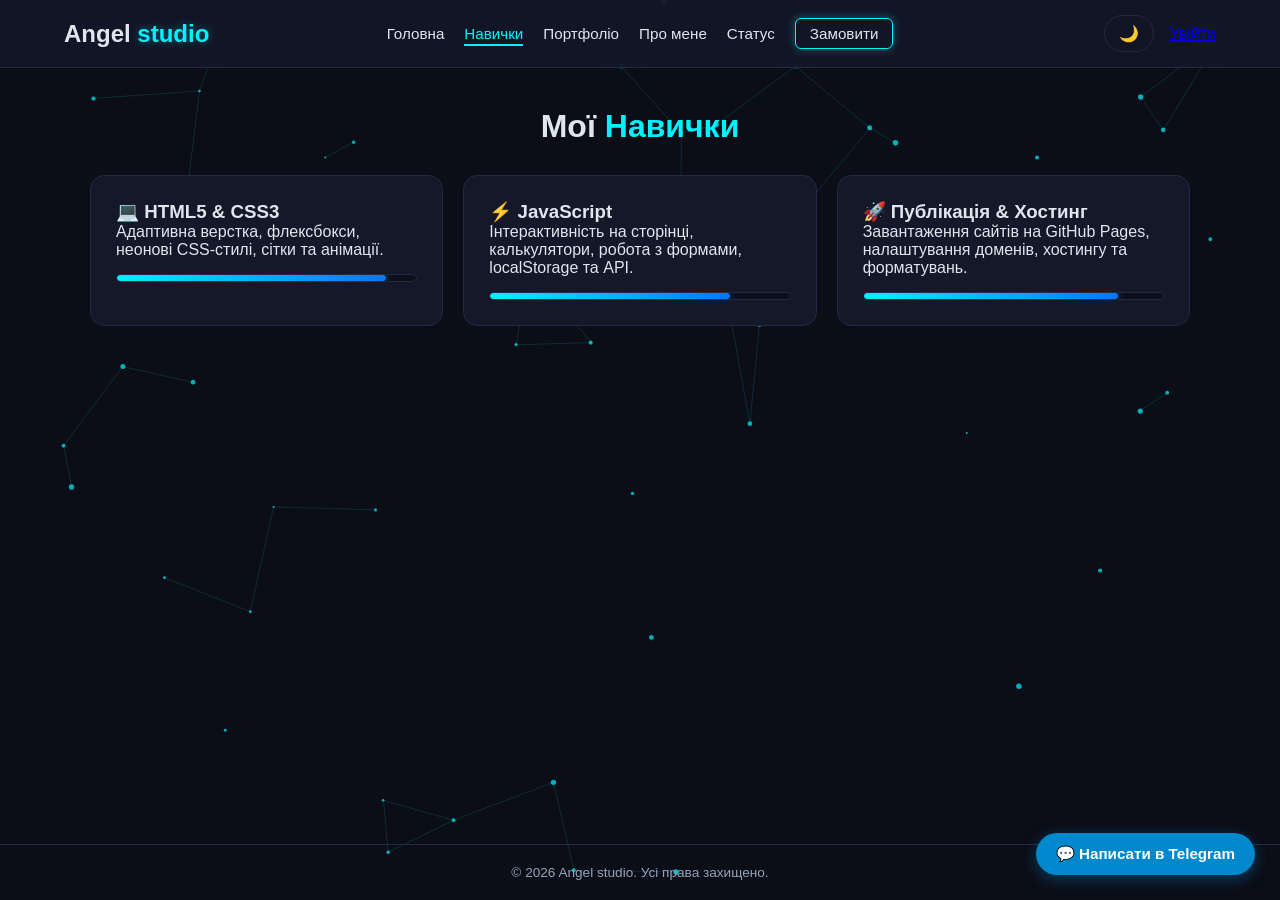
<file: skills.html>
<!DOCTYPE html>
<html lang="uk">
<head>
    <meta charset="UTF-8">
    <meta name="viewport" content="width=device-width, initial-scale=1.0">
    <title>Angel studio — Навички</title>
    <link rel="stylesheet" href="style.css">
</head>
<body>

    <header class="navbar">
        <div class="logo">Angel <span>studio</span></div>
        <nav class="nav-links">
            <a href="index.html">Головна</a>
            <a href="skills.html" class="active">Навички</a>
            <a href="portfolio.html">Портфоліо</a>
            <a href="profile.html">Про мене</a>
            <a href="status.html">Статус</a>
            <a href="forma.html" class="btn-highlight">Замовити</a>
        </nav>
        <div class="nav-controls">
            <button id="theme-toggle" class="theme-toggle-btn" title="Змінити тему">🌙</button>
            <a href="#" id="admin-login-btn">Увійти</a>
        </div>
    </header>

    <main class="container">
        <h2 class="section-title">Мої <span>Навички</span></h2>
        <div class="skills-grid">
            <div class="skill-card">
                <h3>💻 HTML5 & CSS3</h3>
                <p>Адаптивна верстка, флексбокси, неонові CSS-стилі, сітки та анімації.</p>
                <div class="progress-bar"><div class="progress" style="width: 90%;"></div></div>
            </div>
            <div class="skill-card">
                <h3>⚡ JavaScript</h3>
                <p>Інтерактивність на сторінці, калькулятори, робота з формами, localStorage та API.</p>
                <div class="progress-bar"><div class="progress" style="width: 80%;"></div></div>
            </div>
            <div class="skill-card">
                <h3>🚀 Публікація & Хостинг</h3>
                <p>Завантаження сайтів на GitHub Pages, налаштування доменів, хостингу та форматувань.</p>
                <div class="progress-bar"><div class="progress" style="width: 85%;"></div></div>
            </div>
        </div>
    </main>

    <!-- Плавающая кнопка Telegram -->
    <a href="https://t.me/AngelYT3" target="_blank" class="floating-contact-btn">
        💬 Написати в Telegram
    </a>

    <!-- Модальное окно входа -->
    <div id="login-modal" class="modal">
        <div class="modal-content">
            <span class="close-btn" id="close-modal">&times;</span>
            <h3>Вхід в аккаунт адміна</h3>
            <form id="admin-login-form">
                <div class="input-group">
                    <label for="admin-login">Логін</label>
                    <input type="text" id="admin-login" required placeholder="Введіть логін">
                </div>
                <div class="input-group" style="margin-top: 15px;">
                    <label for="admin-pass">Пароль</label>
                    <input type="password" id="admin-pass" required placeholder="Введіть пароль">
                </div>
                <button type="submit" class="btn primary-btn" style="width: 100%; margin-top: 15px;">Увійти</button>
                <p id="login-error" style="color: #f44336; margin-top: 10px; text-align: center; font-size: 0.9rem;"></p>
            </form>
        </div>
    </div>

    <!-- Админ-панель -->
    <div id="admin-panel-modal" class="modal">
        <div class="modal-content admin-modal-content">
            <span class="close-btn" id="close-admin-panel">&times;</span>
            <h3 style="margin-bottom: 15px;">Панель адміністратора — Замовлення</h3>
            <div style="display: flex; gap: 10px; margin-bottom: 15px;">
                <button id="clear-orders-btn" class="btn secondary-btn" style="border-color: #f44336; color: #f44336;">Очистити всі замовлення</button>
                <button id="logout-btn" class="btn secondary-btn">Вийти</button>
            </div>

            <div class="kanban-board">
                <div class="kanban-column">
                    <div class="kanban-column-title review">📋 Взяти на розгляд</div>
                    <div id="col-review"></div>
                </div>
                <div class="kanban-column">
                    <div class="kanban-column-title dev">⚙️ В розробку</div>
                    <div id="col-dev"></div>
                </div>
                <div class="kanban-column">
                    <div class="kanban-column-title done">✅ Завершено</div>
                    <div id="col-done"></div>
                </div>
            </div>
        </div>
    </div>

    <footer>
        <p>&copy; 2026 Angel studio. Усі права захищено.</p>
    </footer>

    <script src="scripts.js"></script>
</body>
</html>
</file>
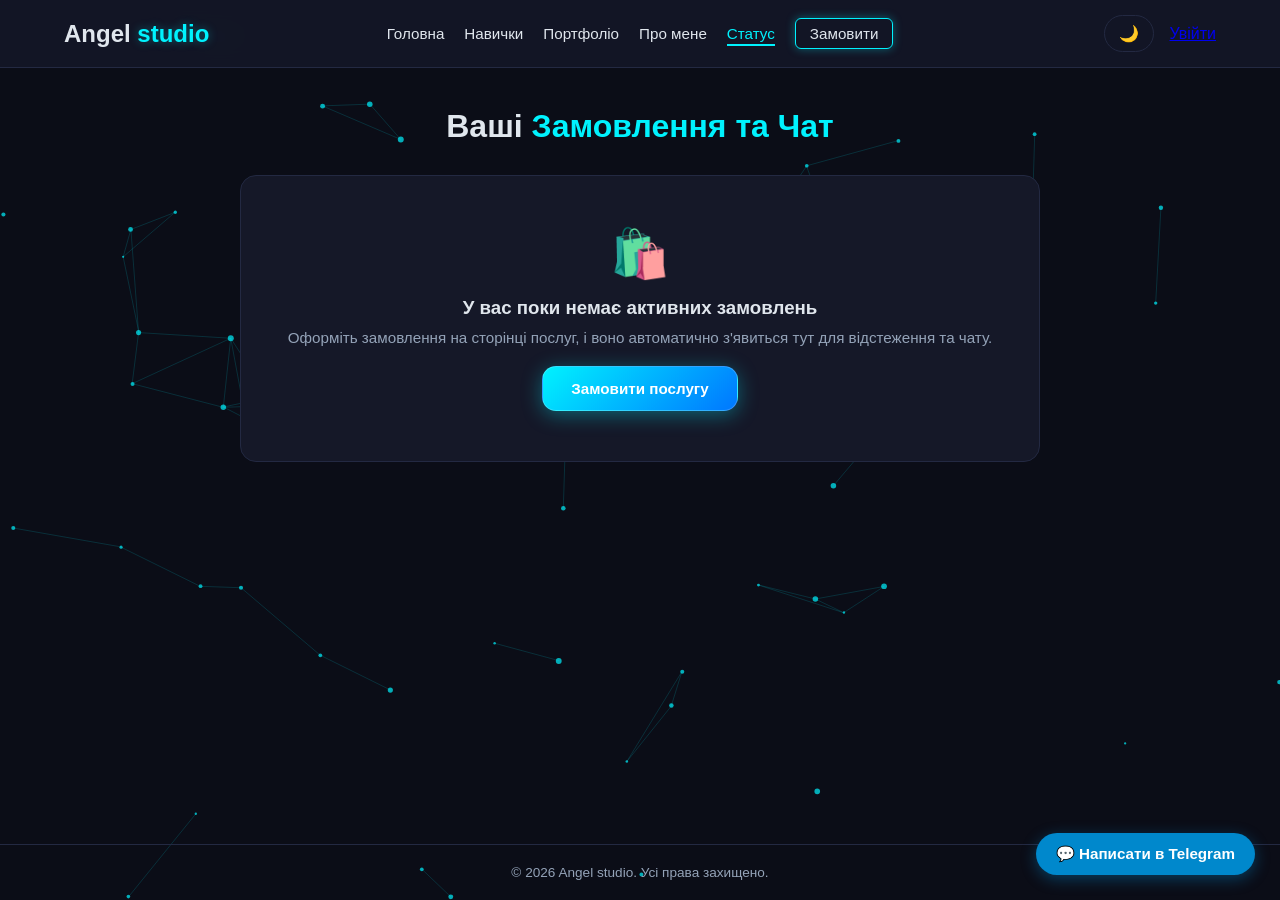
<file: status.html>
<!DOCTYPE html>
<html lang="uk">
<head>
    <meta charset="UTF-8">
    <meta name="viewport" content="width=device-width, initial-scale=1.0">
    <title>Angel studio — Статус замовлення</title>
    <link rel="stylesheet" href="style.css">
</head>
<body>

    <header class="navbar">
        <div class="logo">Angel <span>studio</span></div>
        <nav class="nav-links">
            <a href="index.html">Головна</a>
            <a href="skills.html">Навички</a>
            <a href="portfolio.html">Портфоліо</a>
            <a href="profile.html">Про мене</a>
            <a href="status.html" class="active">Статус</a>
            <a href="forma.html" class="btn-highlight">Замовити</a>
        </nav>
        <div class="nav-controls">
            <button id="theme-toggle" class="theme-toggle-btn" title="Змінити тему">🌙</button>
            <a href="#" id="admin-login-btn">Увійти</a>
        </div>
    </header>

    <main class="container">
        <h2 class="section-title">Ваші <span>Замовлення та Чат</span></h2>

        <!-- Контейнер с заказами и чатом клиента -->
        <div id="search-result" class="status-container"></div>
    </main>

    <!-- Плавающая кнопка Telegram -->
    <a href="https://t.me/AngelYT3" target="_blank" class="floating-contact-btn">
        💬 Написати в Telegram
    </a>

    <!-- Модальное окно входа -->
    <div id="login-modal" class="modal">
        <div class="modal-content">
            <span class="close-btn" id="close-modal">&times;</span>
            <h3>Вхід в аккаунт адміна</h3>
            <form id="admin-login-form">
                <div class="input-group">
                    <label for="admin-login">Логін</label>
                    <input type="text" id="admin-login" required placeholder="Введіть логін">
                </div>
                <div class="input-group" style="margin-top: 15px;">
                    <label for="admin-pass">Пароль</label>
                    <input type="password" id="admin-pass" required placeholder="Введіть пароль">
                </div>
                <button type="submit" class="btn primary-btn" style="width: 100%; margin-top: 15px;">Увійти</button>
                <p id="login-error" style="color: #f44336; margin-top: 10px; text-align: center; font-size: 0.9rem;"></p>
            </form>
        </div>
    </div>

    <!-- Админ-панель -->
    <div id="admin-panel-modal" class="modal">
        <div class="modal-content admin-modal-content">
            <span class="close-btn" id="close-admin-panel">&times;</span>
            <h3 style="margin-bottom: 15px;">Панель адміністратора — Замовлення</h3>
            <div style="display: flex; gap: 10px; margin-bottom: 15px;">
                <button id="clear-orders-btn" class="btn secondary-btn" style="border-color: #f44336; color: #f44336;">Очистити всі замовлення</button>
                <button id="logout-btn" class="btn secondary-btn">Вийти</button>
            </div>

            <div class="kanban-board">
                <div class="kanban-column">
                    <div class="kanban-column-title review">📋 Взяти на розгляд</div>
                    <div id="col-review"></div>
                </div>
                <div class="kanban-column">
                    <div class="kanban-column-title dev">⚙️️ В розробку</div>
                    <div id="col-dev"></div>
                </div>
                <div class="kanban-column">
                    <div class="kanban-column-title done">✅ Завершено</div>
                    <div id="col-done"></div>
                </div>
            </div>
        </div>
    </div>

    <footer>
        <p>&copy; 2026 Angel studio. Усі права захищено.</p>
    </footer>

    <script src="scripts.js"></script>
</body>
</html>
</file>
<file: style.css>
:root {
    --bg-color: #0b0d17;
    --card-bg: #151828;
    --accent-color: #00f2fe;
    --accent-glow: rgba(0, 242, 254, 0.35);
    --text-color: #e0e6ed;
    --text-dim: #94a3b8;
    --border-color: #232942;
    --input-bg: #0d0f1d;
    --navbar-bg: rgba(21, 24, 40, 0.85);
    --particle-color: rgba(0, 242, 254, 0.7);
    --particle-line-color: rgba(0, 242, 254, 0.15);
}

body.light-theme {
    --bg-color: #f4f6f9;
    --card-bg: #ffffff;
    --accent-color: #0077ff;
    --accent-glow: rgba(0, 119, 255, 0.25);
    --text-color: #1e293b;
    --text-dim: #64748b;
    --border-color: #e2e8f0;
    --input-bg: #f8fafc;
    --navbar-bg: rgba(255, 255, 255, 0.85);
    --particle-color: rgba(0, 119, 255, 0.6);
    --particle-line-color: rgba(0, 119, 255, 0.12);
}

* {
    box-sizing: border-box;
    margin: 0;
    padding: 0;
    font-family: 'Segoe UI', Tahoma, Geneva, Verdana, sans-serif;
    transition: background-color 0.3s, color 0.3s, border-color 0.3s, transform 0.3s, box-shadow 0.3s;
}

body {
    background-color: var(--bg-color);
    color: var(--text-color);
    display: flex;
    flex-direction: column;
    min-height: 100vh;
    position: relative;
    overflow-x: hidden;
    cursor: auto;
}

.container {
    width: 90%;
    max-width: 1100px;
    margin: 40px auto;
    flex: 1;
    position: relative;
    z-index: 2;
}

/* Навигация */
.navbar {
    display: flex;
    justify-content: space-between;
    align-items: center;
    padding: 15px 5%;
    background-color: var(--navbar-bg);
    backdrop-filter: blur(12px);
    border-bottom: 1px solid var(--border-color);
    position: sticky;
    top: 0;
    z-index: 100;
}

.logo {
    font-size: 1.5rem;
    font-weight: bold;
    color: var(--text-color);
    flex: 1;
}

.logo span {
    color: var(--accent-color);
    text-shadow: 0 0 10px var(--accent-glow);
}

.nav-links {
    display: flex;
    align-items: center;
    justify-content: center;
    gap: 20px;
    flex: 2;
}

.nav-links a {
    color: var(--text-color);
    text-decoration: none;
    font-size: 0.95rem;
    white-space: nowrap;
    position: relative;
}

.nav-links a::after {
    content: '';
    position: absolute;
    width: 0;
    height: 2px;
    bottom: -4px;
    left: 0;
    background-color: var(--accent-color);
    transition: width 0.3s ease;
}

.nav-links a:hover::after, .nav-links a.active::after {
    width: 100%;
}

.nav-links a:hover, .nav-links a.active {
    color: var(--accent-color);
}

.nav-controls {
    display: flex;
    align-items: center;
    justify-content: flex-end;
    gap: 15px;
    flex: 1;
}

.btn-highlight {
    border: 1px solid var(--accent-color);
    padding: 6px 14px;
    border-radius: 6px;
    box-shadow: 0 0 10px var(--accent-glow);
}

.theme-toggle-btn {
    background: transparent;
    border: 1px solid var(--border-color);
    color: var(--text-color);
    padding: 8px 14px;
    border-radius: 20px;
    cursor: pointer;
    font-size: 1rem;
    display: flex;
    align-items: center;
    justify-content: center;
}

.theme-toggle-btn:hover {
    border-color: var(--accent-color);
    box-shadow: 0 0 10px var(--accent-glow);
    transform: rotate(15deg);
}

/* Кнопки */
.btn {
    display: inline-flex;
    align-items: center;
    justify-content: center;
    gap: 10px;
    padding: 13px 28px;
    border-radius: 14px;
    text-decoration: none;
    font-weight: 600;
    font-size: 0.95rem;
    cursor: pointer;
    border: none;
    text-align: center;
    position: relative;
    overflow: hidden;
    z-index: 1;
    transition: all 0.4s cubic-bezier(0.16, 1, 0.3, 1);
}

.btn::before {
    content: '';
    position: absolute;
    inset: -2px;
    background: linear-gradient(45deg, var(--accent-color), #7928ca, #ff0080, var(--accent-color));
    background-size: 400%;
    z-index: -2;
    border-radius: 16px;
    opacity: 0;
    transition: opacity 0.4s ease-in-out;
    animation: glowingButton 8s linear infinite;
}

@keyframes glowingButton {
    0% { background-position: 0% 50%; }
    50% { background-position: 100% 50%; }
    100% { background-position: 0% 50%; }
}

.btn::after {
    content: '';
    position: absolute;
    top: 0;
    left: -150%;
    width: 150%;
    height: 100%;
    background: linear-gradient(90deg, transparent, rgba(255, 255, 255, 0.25), transparent);
    transition: 0.6s ease;
    z-index: -1;
}

.btn:hover::after {
    left: 150%;
}

.primary-btn {
    background: linear-gradient(135deg, var(--accent-color), #0077ff);
    color: #fff;
    box-shadow: 0 4px 20px var(--accent-glow);
    border: 1px solid rgba(255, 255, 255, 0.2);
}

.primary-btn:hover {
    transform: translateY(-4px) scale(1.02);
    box-shadow: 0 8px 30px var(--accent-glow), 0 0 20px var(--accent-color);
    filter: brightness(1.15);
}

.secondary-btn {
    background: var(--card-bg);
    color: var(--text-color);
    border: 1px solid var(--border-color);
    box-shadow: 0 4px 15px rgba(0, 0, 0, 0.1);
}

.secondary-btn:hover {
    background: var(--input-bg);
    border-color: var(--accent-color);
    color: var(--accent-color);
    transform: translateY(-4px) scale(1.02);
    box-shadow: 0 8px 25px var(--accent-glow);
}

.btn-pulse {
    animation: pulseButton 2s infinite;
}

@keyframes pulseButton {
    0% { box-shadow: 0 0 0 0 var(--accent-glow); }
    70% { box-shadow: 0 0 0 15px rgba(0, 242, 254, 0); }
    100% { box-shadow: 0 0 0 0 rgba(0, 242, 254, 0); }
}

/* Карточки */
.hero {
    display: flex;
    align-items: center;
    justify-content: center;
    text-align: center;
    min-height: 60vh;
}

.badge {
    background: rgba(0, 242, 254, 0.1);
    color: var(--accent-color);
    padding: 6px 14px;
    border-radius: 20px;
    font-size: 0.85rem;
    border: 1px solid var(--accent-glow);
}

.hero h1 {
    font-size: 2.8rem;
    margin: 20px 0;
}

.hero h1 span {
    color: var(--accent-color);
}

.hero p {
    color: var(--text-dim);
    margin-bottom: 30px;
    max-width: 650px;
    margin-left: auto;
    margin-right: auto;
    line-height: 1.6;
}

.skills-grid, .portfolio-grid, .reviews-grid {
    display: grid;
    grid-template-columns: repeat(auto-fit, minmax(280px, 1fr));
    gap: 20px;
}

.skill-card, .portfolio-card, .review-card, .profile-box, .order-form {
    background: var(--card-bg);
    padding: 25px;
    border-radius: 14px;
    border: 1px solid var(--border-color);
}

.skill-card:hover, .review-card:hover {
    transform: translateY(-4px);
    border-color: var(--accent-color);
    box-shadow: 0 10px 25px rgba(0, 0, 0, 0.3);
}

/* Flip-карточки */
.flip-card {
    background-color: transparent;
    height: 320px;
    perspective: 1000px;
}

.flip-card-inner {
    position: relative;
    width: 100%;
    height: 100%;
    text-align: center;
    transition: transform 0.6s;
    transform-style: preserve-3d;
    border-radius: 14px;
}

.flip-card:hover .flip-card-inner {
    transform: rotateY(180deg);
}

.flip-card-front, .flip-card-back {
    position: absolute;
    width: 100%;
    height: 100%;
    backface-visibility: hidden;
    border-radius: 14px;
    border: 1px solid var(--border-color);
    overflow: hidden;
}

.flip-card-front {
    background: var(--card-bg);
    display: flex;
    align-items: center;
    justify-content: center;
}

.flip-card-front img {
    width: 100%;
    height: 100%;
    object-fit: cover;
}

.flip-card-back {
    background: var(--card-bg);
    color: var(--text-color);
    transform: rotateY(180deg);
    padding: 30px 20px;
    display: flex;
    flex-direction: column;
    justify-content: center;
    align-items: center;
    gap: 15px;
    text-align: center;
}

.flip-card-back h3 {
    font-size: 1.4rem;
    color: var(--accent-color);
}

.flip-card-back p {
    font-size: 0.9rem;
    color: var(--text-dim);
    line-height: 1.5;
}

.progress-bar {
    width: 100%;
    background: var(--input-bg);
    height: 8px;
    border-radius: 10px;
    margin-top: 15px;
    overflow: hidden;
    border: 1px solid var(--border-color);
}

.progress {
    height: 100%;
    background: linear-gradient(90deg, var(--accent-color), #0077ff);
    border-radius: 10px;
    box-shadow: 0 0 10px var(--accent-glow);
}

/* Профиль */
.profile-card-wrapper {
    max-width: 850px;
    margin: 0 auto;
    display: flex;
    flex-direction: column;
    gap: 25px;
}

.profile-header-card {
    background: var(--card-bg);
    border: 1px solid var(--border-color);
    border-radius: 16px;
    padding: 35px;
    display: flex;
    align-items: center;
    gap: 30px;
    position: relative;
    overflow: hidden;
}

.profile-avatar {
    width: 100px;
    height: 100px;
    background: linear-gradient(135deg, var(--accent-color), #0077ff);
    border-radius: 50%;
    display: flex;
    align-items: center;
    justify-content: center;
    font-size: 2.8rem;
    color: #fff;
    box-shadow: 0 0 20px var(--accent-glow);
    flex-shrink: 0;
}

.profile-title-box h3 {
    font-size: 1.8rem;
    color: var(--text-color);
}

.profile-title-box h3 span {
    color: var(--accent-color);
}

.profile-role {
    color: var(--accent-color);
    font-weight: 600;
    font-size: 1rem;
    margin: 4px 0 12px 0;
}

.status-indicator {
    display: inline-flex;
    align-items: center;
    gap: 8px;
    background: rgba(76, 175, 80, 0.1);
    color: #4caf50;
    padding: 4px 12px;
    border-radius: 20px;
    font-size: 0.85rem;
    font-weight: 600;
    border: 1px solid rgba(76, 175, 80, 0.3);
}

.status-dot {
    width: 8px;
    height: 8px;
    background: #4caf50;
    border-radius: 50%;
    box-shadow: 0 0 8px #4caf50;
}

/* Формы и Услуги */
.total-price-box {
    font-size: 1.3rem;
    font-weight: bold;
    text-align: right;
    margin-bottom: 20px;
    padding: 15px;
    background: var(--input-bg);
    border-radius: 8px;
    border: 1px solid var(--border-color);
}

#total-price {
    color: var(--accent-color);
}

.services-selection {
    display: flex;
    flex-direction: column;
    gap: 12px;
    margin-bottom: 20px;
}

.service-item {
    display: flex;
    align-items: flex-start;
    gap: 15px;
    background: var(--input-bg);
    padding: 14px;
    border-radius: 8px;
    border: 1px solid var(--border-color);
    cursor: pointer;
}

.service-item input {
    margin-top: 4px;
    width: 18px;
    height: 18px;
    accent-color: var(--accent-color);
}

.service-info span {
    color: var(--accent-color);
}

.service-info p {
    color: var(--text-dim);
    font-size: 0.85rem;
    margin-top: 4px;
}

.input-group label {
    display: block;
    margin-bottom: 5px;
    font-size: 0.9rem;
    color: var(--text-dim);
}

.input-group input, .input-group textarea {
    width: 100%;
    padding: 12px;
    background: var(--input-bg);
    border: 1px solid var(--border-color);
    border-radius: 6px;
    color: var(--text-color);
}

.input-group input:focus, .input-group textarea:focus {
    outline: none;
    border-color: var(--accent-color);
    box-shadow: 0 0 8px var(--accent-glow);
}

/* Статус заказов */
.status-container {
    max-width: 800px;
    margin: 0 auto;
    display: flex;
    flex-direction: column;
    gap: 25px;
}

.order-status-card {
    background: var(--card-bg);
    border: 1px solid var(--border-color);
    border-radius: 16px;
    padding: 25px;
    box-shadow: 0 8px 25px rgba(0,0,0,0.2);
}

.order-card-header {
    display: flex;
    justify-content: space-between;
    align-items: center;
    border-bottom: 1px solid var(--border-color);
    padding-bottom: 15px;
    margin-bottom: 15px;
}

.order-status-badge {
    padding: 6px 14px;
    border-radius: 20px;
    font-size: 0.85rem;
    font-weight: bold;
    display: inline-flex;
    align-items: center;
    gap: 6px;
}

.status-new { background: rgba(0, 242, 254, 0.12); color: var(--accent-color); border: 1px solid var(--accent-color); }
.status-review { background: rgba(255, 183, 77, 0.12); color: #ffb74d; border: 1px solid #ffb74d; }
.status-dev { background: rgba(0, 242, 254, 0.2); color: #00f2fe; border: 1px solid #00f2fe; }
.status-done { background: rgba(76, 175, 80, 0.12); color: #4caf50; border: 1px solid #4caf50; }

.order-info-grid {
    display: grid;
    grid-template-columns: repeat(auto-fit, minmax(200px, 1fr));
    gap: 12px;
    margin-bottom: 20px;
    background: var(--input-bg);
    padding: 15px;
    border-radius: 10px;
    border: 1px solid var(--border-color);
}

.order-info-item span {
    font-size: 0.8rem;
    color: var(--text-dim);
    display: block;
}

.order-info-item strong {
    font-size: 0.95rem;
    color: var(--text-color);
}

/* Канбан доска */
.kanban-board {
    display: grid;
    grid-template-columns: repeat(3, 1fr);
    gap: 15px;
    margin-top: 15px;
}

.kanban-column {
    background: var(--input-bg);
    border: 1px solid var(--border-color);
    border-radius: 8px;
    padding: 12px;
    min-height: 400px;
}

.kanban-column-title {
    font-size: 0.95rem;
    font-weight: bold;
    padding-bottom: 10px;
    margin-bottom: 12px;
    border-bottom: 2px solid var(--border-color);
    text-align: center;
}

.kanban-column-title.review { color: #ffb74d; border-color: #ffb74d; }
.kanban-column-title.dev { color: #00f2fe; border-color: #00f2fe; }
.kanban-column-title.done { color: #4caf50; border-color: #4caf50; }

.kanban-card {
    background: var(--card-bg);
    padding: 12px;
    border-radius: 8px;
    border: 1px solid var(--border-color);
    margin-bottom: 12px;
    font-size: 0.85rem;
}

/* Чат */
.chat-box {
    background: var(--input-bg);
    border: 1px solid var(--border-color);
    border-radius: 12px;
    padding: 18px;
}

.chat-messages {
    max-height: 250px;
    overflow-y: auto;
    display: flex;
    flex-direction: column;
    gap: 10px;
    margin-bottom: 12px;
    padding-right: 5px;
}

.chat-message {
    padding: 10px 14px;
    border-radius: 10px;
    max-width: 80%;
    font-size: 0.9rem;
    line-height: 1.4;
}

.chat-message.client {
    background: var(--card-bg);
    border: 1px solid var(--border-color);
    align-self: flex-start;
}

.chat-message.admin {
    background: rgba(0, 242, 254, 0.15);
    border: 1px solid var(--accent-color);
    align-self: flex-end;
}

.chat-input-group {
    display: flex;
    gap: 10px;
}

/* FAQ */
.faq-item {
    background: var(--card-bg);
    border: 1px solid var(--border-color);
    border-radius: 8px;
    margin-bottom: 12px;
    overflow: hidden;
}

.faq-question {
    width: 100%;
    background: transparent;
    border: none;
    padding: 16px 20px;
    text-align: left;
    color: var(--text-color);
    font-size: 1rem;
    font-weight: 600;
    cursor: pointer;
    display: flex;
    justify-content: space-between;
    align-items: center;
}

.faq-question::after {
    content: '＋';
    font-size: 1.2rem;
    color: var(--accent-color);
}

.faq-item.active .faq-question::after {
    content: '－';
}

.faq-answer {
    max-height: 0;
    overflow: hidden;
    padding: 0 20px;
    color: var(--text-dim);
    font-size: 0.92rem;
    line-height: 1.6;
    transition: max-height 0.3s ease, padding 0.3s ease;
}

.faq-item.active .faq-answer {
    max-height: 200px;
    padding: 0 20px 16px 20px;
}

.section-title {
    text-align: center;
    font-size: 2rem;
    margin-bottom: 30px;
}

.section-title span {
    color: var(--accent-color);
}

/* Telegram кнопка */
.floating-contact-btn {
    position: fixed;
    bottom: 25px;
    right: 25px;
    background: #0088cc;
    color: #fff;
    padding: 12px 20px;
    border-radius: 30px;
    text-decoration: none;
    font-weight: bold;
    font-size: 0.95rem;
    box-shadow: 0 4px 15px rgba(0, 136, 204, 0.4);
    display: flex;
    align-items: center;
    gap: 8px;
    z-index: 999;
    transition: transform 0.3s ease, box-shadow 0.3s ease;
}

.floating-contact-btn:hover {
    transform: scale(1.05) translateY(-2px);
    box-shadow: 0 6px 20px rgba(0, 136, 204, 0.6);
}

/* Модальные окна */
.modal {
    display: none;
    position: fixed;
    top: 0;
    left: 0;
    width: 100%;
    height: 100%;
    background: rgba(0, 0, 0, 0.75);
    backdrop-filter: blur(5px);
    z-index: 1000;
    justify-content: center;
    align-items: center;
}

.modal-content {
    background: var(--card-bg);
    padding: 30px;
    border-radius: 12px;
    border: 1px solid var(--border-color);
    width: 90%;
    max-width: 400px;
    position: relative;
}

.admin-modal-content {
    max-width: 1050px;
    width: 95%;
    max-height: 90vh;
    overflow-y: auto;
}

.close-btn {
    position: absolute;
    top: 15px;
    right: 20px;
    font-size: 1.8rem;
    color: var(--text-dim);
    cursor: pointer;
    transition: color 0.2s;
}

.close-btn:hover {
    color: var(--accent-color);
}

footer {
    text-align: center;
    padding: 20px;
    border-top: 1px solid var(--border-color);
    color: var(--text-dim);
    font-size: 0.85rem;
    position: relative;
    z-index: 2;
}

@media (max-width: 900px) {
    .kanban-board { grid-template-columns: 1fr; }
    .navbar { flex-direction: column; gap: 15px; }
}

@media (max-width: 600px) {
    .profile-header-card {
        flex-direction: column;
        text-align: center;
    }
}

#particles-canvas {
    position: fixed;
    top: 0;
    left: 0;
    width: 100%;
    height: 100%;
    pointer-events: none;
    z-index: 1;
}

/* Toast-уведомления */
#toast-container {
    position: fixed;
    bottom: 30px;
    right: 30px;
    display: flex;
    flex-direction: column;
    gap: 10px;
    z-index: 9999;
}

.toast {
    background: var(--card-bg);
    color: var(--text-color);
    padding: 14px 20px;
    border-radius: 10px;
    border: 1px solid var(--border-color);
    box-shadow: 0 10px 30px rgba(0,0,0,0.4);
    font-size: 0.9rem;
    display: flex;
    align-items: center;
    gap: 12px;
    min-width: 280px;
    animation: slideInToast 0.3s ease forwards;
}

.toast.success { border-color: #4caf50; }
.toast.success::before { content: '✅'; }

.toast.error { border-color: #f44336; }
.toast.error::before { content: '❌'; }

.toast.info { border-color: var(--accent-color); }
.toast.info::before { content: 'ℹ️'; }

@keyframes slideInToast {
    from { transform: translateX(100%); opacity: 0; }
    to { transform: translateX(0); opacity: 1; }
}
</file>
